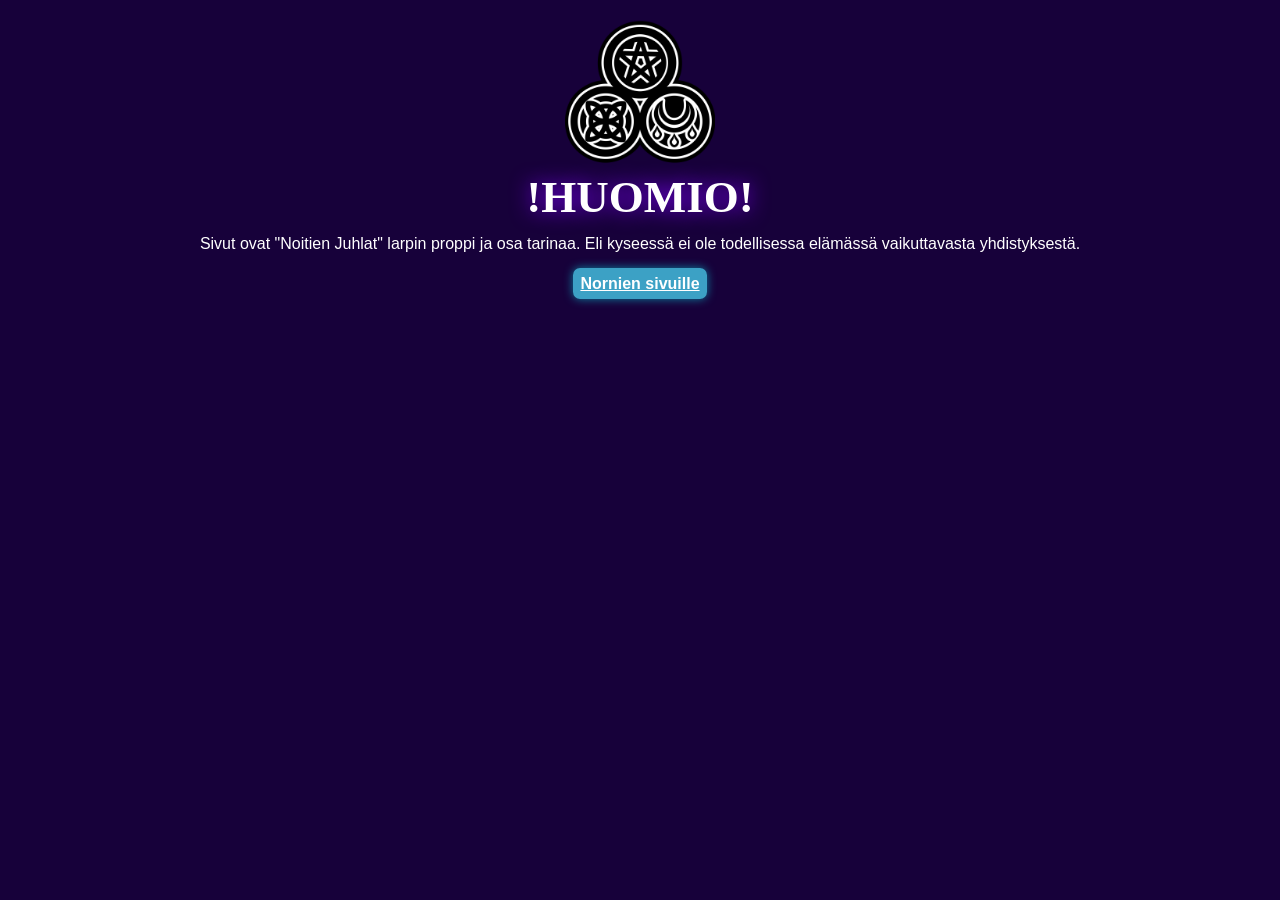
<file: index.html>
<!DOCTYPE html>
<html lang="fi">
<head>
    <meta charset="UTF-8">
    <meta name="viewport" content="width=device-width, initial-scale=1.0">
    <link rel="stylesheet"
      href="https://cdnjs.cloudflare.com/ajax/libs/font-awesome/6.7.2/css/all.min.css">
    <link href="https://cdn.jsdelivr.net/npm/bootstrap@5.3.8/dist/css/bootstrap.min.css" rel="stylesheet">
    <link rel="stylesheet" href="style.css">
    <link rel="stylesheet" href="https://fonts.googleapis.com/css?family=Sofia">
    <link rel="icon" href="img/logo.webp" type="image/webp">
    <title>HUOMIO | Noitien Juhlat</title>
</head>
<body>
    <img src="img/njlogo.png" class="ikuva">
    <section class="index container">
    <h1>!HUOMIO!</h1>
        <p>Sivut ovat "Noitien Juhlat" larpin proppi ja osa tarinaa. Eli kyseessä ei ole todellisessa elämässä vaikuttavasta yhdistyksestä.</p>
        <div class="text-center">
            <a href="kotisivu.html">Nornien sivuille</a>
        </div>
    </section>
</body>
</html>
</file>
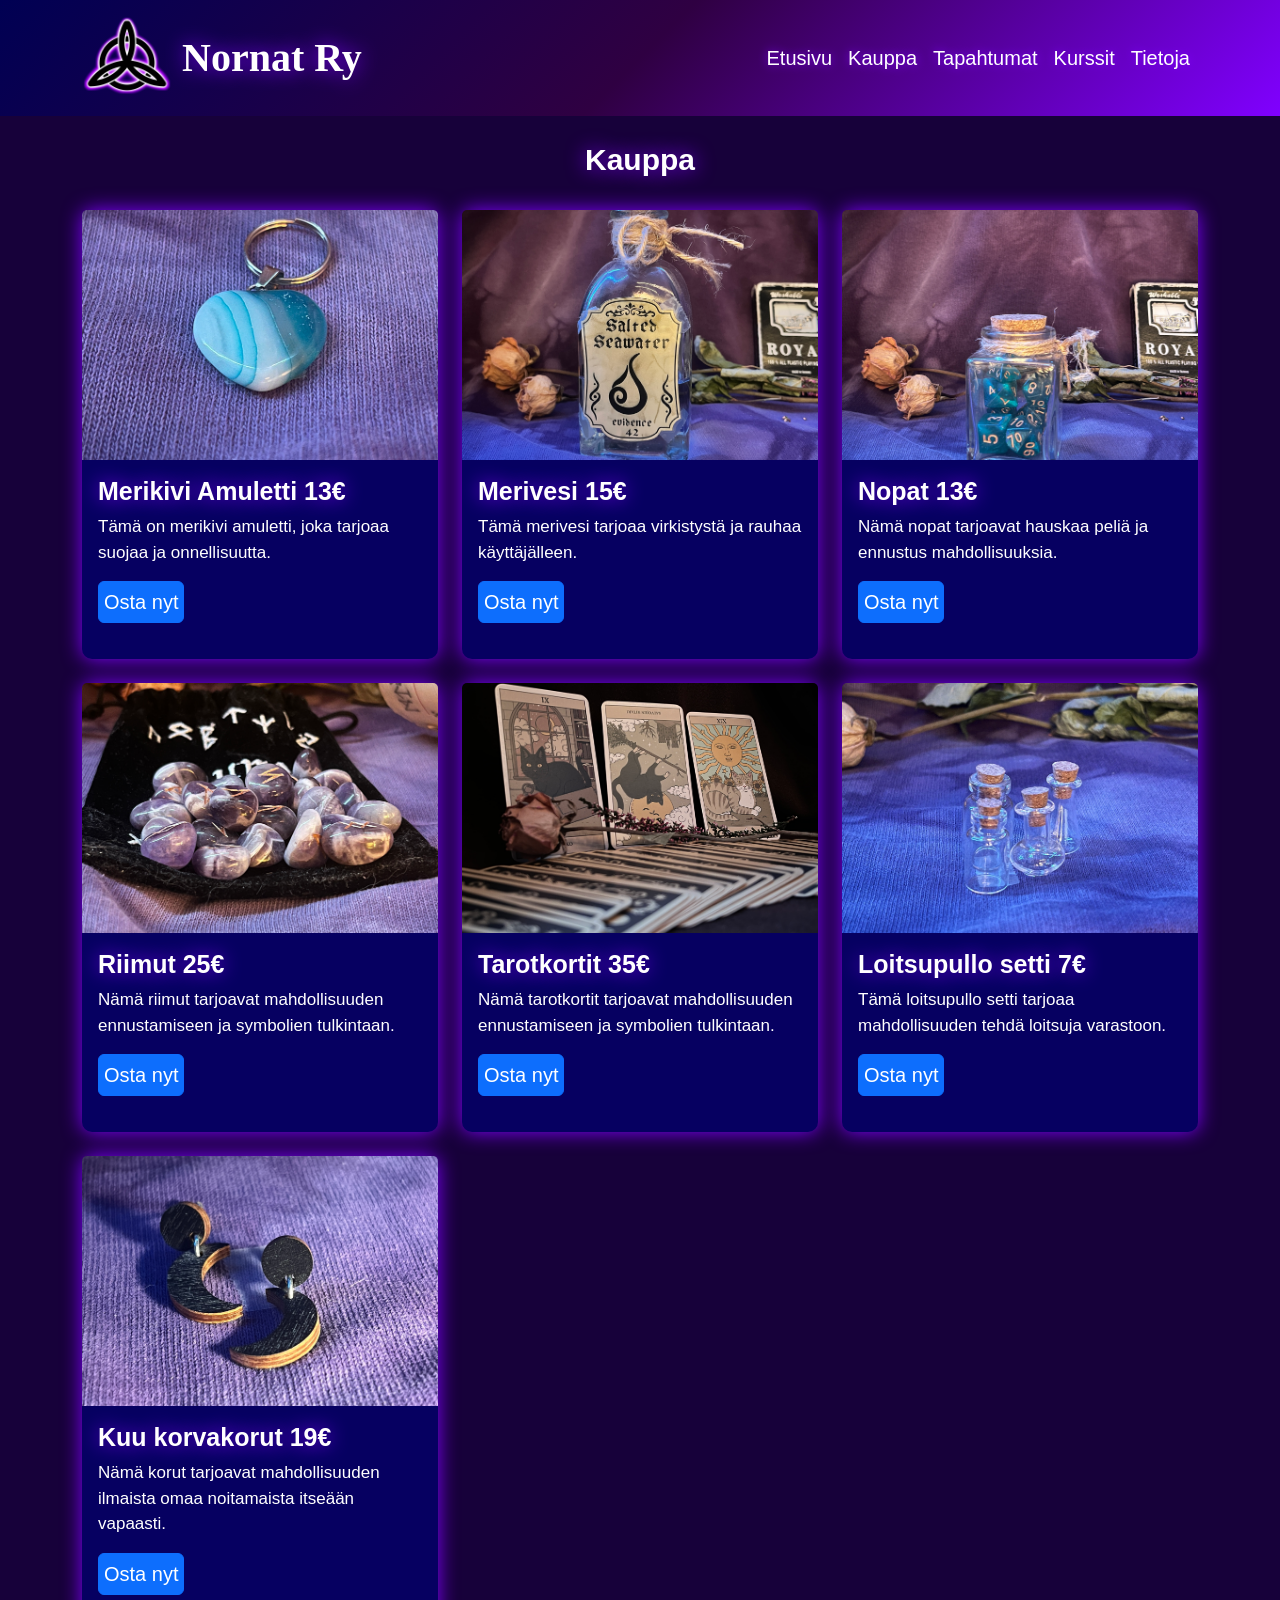
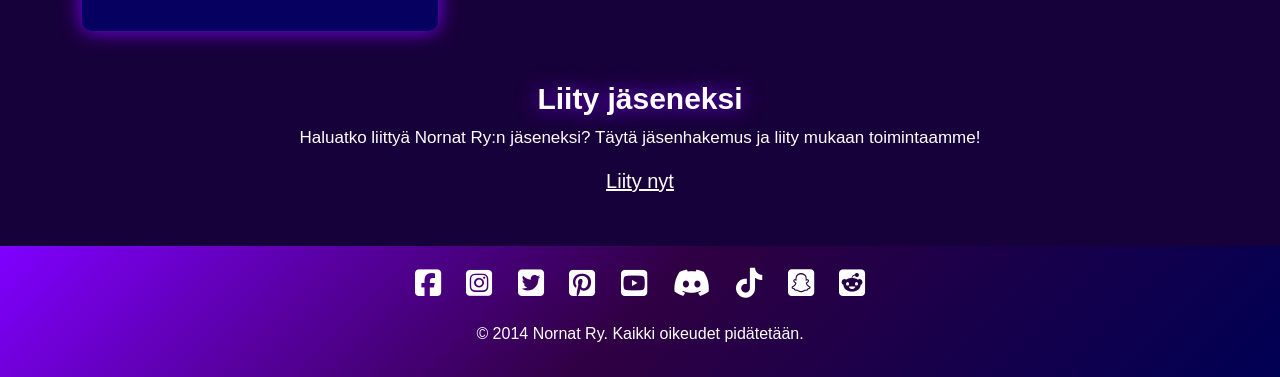
<file: kauppa.html>
<!DOCTYPE html>
<html lang="fi">
<head>
    <meta charset="UTF-8">
    <meta name="viewport" content="width=device-width, initial-scale=1.0">
    <link rel="stylesheet"
      href="https://cdnjs.cloudflare.com/ajax/libs/font-awesome/6.7.2/css/all.min.css">
    <link href="https://cdn.jsdelivr.net/npm/bootstrap@5.3.8/dist/css/bootstrap.min.css" rel="stylesheet">
    <link rel="stylesheet" href="style.css">
    <link rel="stylesheet" href="https://fonts.googleapis.com/css?family=Sofia">
    <link rel="icon" href="img/logo.webp" type="image/webp">
    <title>Kauppa | Nornat Ry</title>
</head>
    <script src="https://cdn.jsdelivr.net/npm/bootstrap@5.3.8/dist/js/bootstrap.bundle.min.js"></script>
<body>
    <header>
        <nav class="navbar navbar-expand-lg navbar-light">
            <div class="container">

                <a class="navbar-brand d-flex align-items-center" href="kotisivu.html">
                    <img src="img/logo.webp" alt="Nornat Ry" class="img-fluid" id="navbarLogo">
                    <span>Nornat Ry</span>
                </a>

                <button class="navbar-toggler" type="button"
                        data-bs-toggle="collapse"
                        data-bs-target="#navbarNav">
                    <span class="navbar-toggler-icon"></span>
                </button>

                <div class="collapse navbar-collapse" id="navbarNav">
                    <ul class="navbar-nav ms-auto">
                        <li class="nav-item">
                            <a class="nav-link" href="kotisivu.html">Etusivu</a>
                        </li>
                        <li class="nav-item">
                            <a class="nav-link" href="kauppa.html">Kauppa</a>
                        </li>
                        <li class="nav-item">
                            <a class="nav-link" href="tapahtumat.html">Tapahtumat</a>
                        </li>
                        <li class="nav-item">
                            <a class="nav-link" href="kurssit.html">Kurssit</a>
                        </li>
                        <li class="nav-item">
                            <a class="nav-link" href="tietoja.html">Tietoja</a>
                        </li>
                    </ul>
                </div>

            </div>
        </nav>
    </header>

    <main>
        <section class="container kauppa">
            <div class="row g-4">
                <h3 class="text-center">Kauppa</h3>
                <div class="col-13 col-md-4">
                    <div class="card h-100">
                        <img src="img/Store/amuletti.jpg" class="card-img-top" alt="Amuletti">
                        <div class="card-body">
                            <h5 class="card-title">Merikivi Amuletti 13€</h5>
                            <p class="card-text">Tämä on merikivi amuletti, joka tarjoaa suojaa ja onnellisuutta.</p>
                            <a href="#" class="btn btn-primary">Osta nyt</a>
                        </div>
                    </div>
                </div>
                <div class="col-13 col-md-4">
                    <div class="card h-100">
                        <img src="img/Store/merivesi.jpg" class="card-img-top" alt="Merivesi">
                        <div class="card-body">
                            <h5 class="card-title">Merivesi 15€</h5>
                            <p class="card-text">Tämä merivesi tarjoaa virkistystä ja rauhaa käyttäjälleen.</p>
                            <a href="#" class="btn btn-primary">Osta nyt</a>
                        </div>
                    </div>
                </div>
                <div class="col-13 col-md-4">
                    <div class="card h-100">
                        <img src="img/Store/nopat.jpg" class="card-img-top" alt="Nopat">
                        <div class="card-body">
                            <h5 class="card-title">Nopat 13€</h5>
                            <p class="card-text">Nämä nopat tarjoavat hauskaa peliä ja ennustus mahdollisuuksia.</p>
                            <a href="#" class="btn btn-primary">Osta nyt</a>
                        </div>
                    </div>
                </div>
                <div class="col-13 col-md-4">
                    <div class="card h-100">
                        <img src="img/Store/riimut.jpg" class="card-img-top" alt="Riimut">
                        <div class="card-body">
                            <h5 class="card-title">Riimut 25€</h5>
                            <p class="card-text">Nämä riimut tarjoavat mahdollisuuden ennustamiseen ja symbolien tulkintaan.</p>
                            <a href="#" class="btn btn-primary">Osta nyt</a>
                        </div>
                    </div>
                </div>
                <div class="col-13 col-md-4">
                    <div class="card h-100">
                        <img src="img/Store/Tarotkortit.jpg" class="card-img-top" alt="Tarotkortit">
                        <div class="card-body">
                            <h5 class="card-title">Tarotkortit 35€</h5>
                            <p class="card-text">Nämä tarotkortit tarjoavat mahdollisuuden ennustamiseen ja symbolien tulkintaan.</p>
                            <a href="#" class="btn btn-primary">Osta nyt</a>
                        </div>
                    </div>
                </div>
                <div class="col-13 col-md-4">
                    <div class="card h-100">
                        <img src="img/Store/pullot.jpg" class="card-img-top" alt="Pullot">
                        <div class="card-body">
                            <h5 class="card-title">Loitsupullo setti 7€</h5>
                            <p class="card-text">Tämä loitsupullo setti tarjoaa mahdollisuuden tehdä loitsuja varastoon.</p>
                            <a href="#" class="btn btn-primary">Osta nyt</a>
                        </div>
                    </div>
                </div>
                <div class="col-13 col-md-4">
                    <div class="card h-100">
                        <img src="img/Store/korut.jpg" class="card-img-top" alt="Korut">
                        <div class="card-body">
                            <h5 class="card-title">Kuu korvakorut 19€</h5>
                            <p class="card-text">Nämä korut tarjoavat mahdollisuuden ilmaista omaa noitamaista itseään vapaasti.</p>
                            <a href="#" class="btn btn-primary">Osta nyt</a>
                        </div>
                    </div>
                </div>
            </div>
        </section>
        <section class="container liity">
            <h3 class="text-center">Liity jäseneksi</h3>
            <p class="lead text-center">Haluatko liittyä Nornat Ry:n jäseneksi? Täytä jäsenhakemus ja liity mukaan toimintaamme!</p>
            <div class="text-center ">
                <a href="https://docs.google.com/forms/d/e/1FAIpQLSeaYj1YGCUKrlkqoxNt3mVAhqM5DCxTwmaYAABrLBtysIFqhw/viewform?usp=dialog" target="_blank">Liity nyt</a>
            </div>
        </section>
    </main>

    <footer>
        <section class="container somet">
            <a href="#" target="_blank" rel="noopener noreferrer" class="some"><i class="fa-brands fa-square-facebook"></i></a>
            <a href="#" target="_blank" rel="noopener noreferrer" class="some"><i class="fa-brands fa-square-instagram"></i></a>
            <a href="#" target="_blank" rel="noopener noreferrer" class="some"><i class="fa-brands fa-square-twitter"></i></a>
            <a href="#" target="_blank" rel="noopener noreferrer" class="some"><i class="fa-brands fa-square-pinterest"></i></a>
            <a href="#" target="_blank" rel="noopener noreferrer" class="some"><i class="fa-brands fa-square-youtube"></i></a>
            <a href="#" target="_blank" rel="noopener noreferrer" class="some"><i class="fa-brands fa-discord"></i></a>
            <a href="#" target="_blank" rel="noopener noreferrer" class="some"><i class="fa-brands fa-tiktok"></i></a>
            <a href="#" target="_blank" rel="noopener noreferrer" class="some"><i class="fa-brands fa-square-snapchat"></i></a>
            <a href="#" target="_blank" rel="noopener noreferrer" class="some"><i class="fa-brands fa-square-reddit"></i></a>
        </section>
        <div class="text-center p-3">
            &copy; 2014 Nornat Ry. Kaikki oikeudet pidätetään.
        </div>
    </footer>
</body>
</html>
</file>
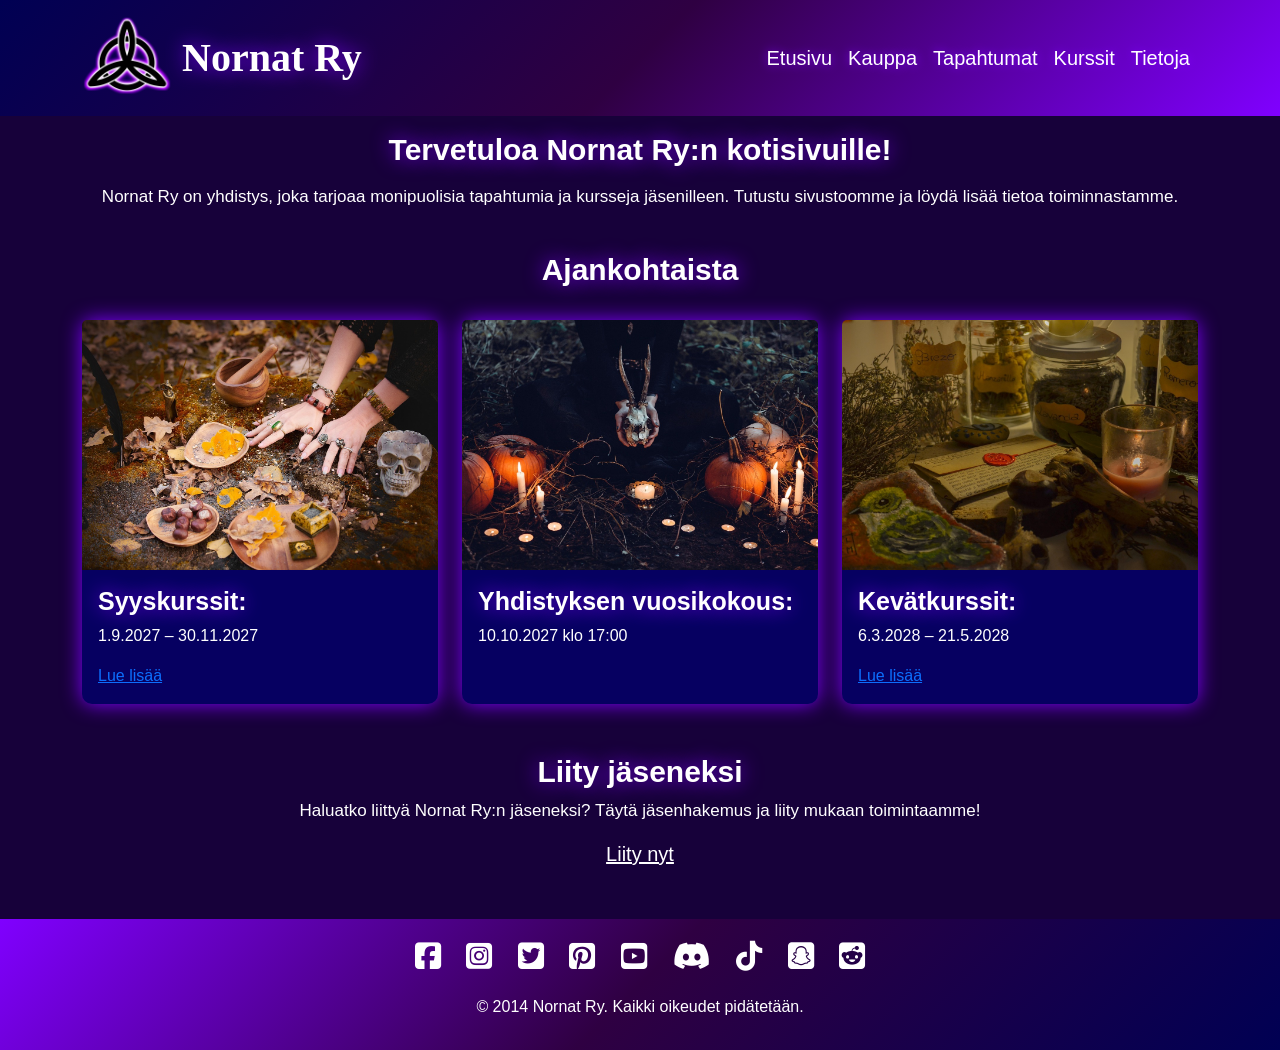
<file: kotisivu.html>
<!DOCTYPE html>
<html lang="fi">
<head>
    <meta charset="UTF-8">
    <meta name="viewport" content="width=device-width, initial-scale=1.0">
    <link rel="stylesheet"
      href="https://cdnjs.cloudflare.com/ajax/libs/font-awesome/6.7.2/css/all.min.css">
    <link href="https://cdn.jsdelivr.net/npm/bootstrap@5.3.8/dist/css/bootstrap.min.css" rel="stylesheet">
    <link rel="stylesheet" href="style.css">
    <link rel="stylesheet" href="https://fonts.googleapis.com/css?family=Sofia">
    <link rel="icon" href="img/logo.webp" type="image/webp">
    <title>Kotisivu | Nornat Ry</title>
</head>
    <script src="https://cdn.jsdelivr.net/npm/bootstrap@5.3.8/dist/js/bootstrap.bundle.min.js"></script>
<body>
    <header>
        <nav class="navbar navbar-expand-lg navbar-light">
            <div class="container">

                <a class="navbar-brand d-flex align-items-center" href="kotisivu.html">
                    <img src="img/logo.webp" alt="Nornat Ry" class="img-fluid" id="navbarLogo">
                    <span>Nornat Ry</span>
                </a>

                <button class="navbar-toggler" type="button"
                        data-bs-toggle="collapse"
                        data-bs-target="#navbarNav">
                    <span class="navbar-toggler-icon"></span>
                </button>

                <div class="collapse navbar-collapse" id="navbarNav">
                    <ul class="navbar-nav ms-auto">
                        <li class="nav-item">
                            <a class="nav-link" href="kotisivu.html">Etusivu</a>
                        </li>
                        <li class="nav-item">
                            <a class="nav-link" href="kauppa.html">Kauppa</a>
                        </li>
                        <li class="nav-item">
                            <a class="nav-link" href="tapahtumat.html">Tapahtumat</a>
                        </li>
                        <li class="nav-item">
                            <a class="nav-link" href="kurssit.html">Kurssit</a>
                        </li>
                        <li class="nav-item">
                            <a class="nav-link" href="tietoja.html">Tietoja</a>
                        </li>
                    </ul>
                </div>

            </div>
        </nav>
    </header>

    <main>
        <section class="container esittely">
            <h1 class="text-center my-3">Tervetuloa Nornat Ry:n kotisivuille!</h1>
            <p class="lead text-center">Nornat Ry on yhdistys, joka tarjoaa monipuolisia tapahtumia ja kursseja jäsenilleen. Tutustu sivustoomme ja löydä lisää tietoa toiminnastamme.</p>
        </section>
    
        <section class="container kurssit">
            <div class="row g-4">
                <h3 class="text-center">Ajankohtaista</h3>
                <div class="col-13 col-md-4">
                    <div class="card h-100">
                        <img src="img/syyskurssit.jpeg" class="card-img-top" alt="Syyskurssit">
                        <div class="card-body">
                            <h5 class="card-title">Syyskurssit:</h5>
                            <p class="card-text">
                                1.9.2027 – 30.11.2027</p>
                            <a href="kurssit.html">Lue lisää</a>
                        </div>
                    </div>
                </div>

                <div class="col-13 col-md-4">
                    <div class="card h-100">
                        <img src="img/vuosikokous.jpeg" class="card-img-top" alt="Yhdistyksen vuosikokous">
                        <div class="card-body">
                            <h5 class="card-title">Yhdistyksen vuosikokous:</h5>
                            <p class="card-text">
                                10.10.2027 klo 17:00
                            </p>
                        </div>
                    </div>
                </div>

                <div class="col-13 col-md-4">
                    <div class="card h-100">
                        <img src="img/kevätkurssit.jpeg" class="card-img-top" alt="Kevätkurssit">
                        <div class="card-body">
                            <h5 class="card-title">Kevätkurssit:</h5>
                            <p class="card-text">
                               6.3.2028 – 21.5.2028
                            </p>
                            <a href="kurssit.html">Lue lisää</a>
                        </div>
                    </div>
                </div>
            </div>
        </section>

        <section class="container liity">
            <h3 class="text-center">Liity jäseneksi</h3>
            <p class="lead text-center">Haluatko liittyä Nornat Ry:n jäseneksi? Täytä jäsenhakemus ja liity mukaan toimintaamme!</p>
            <div class="text-center ">
                <a href="https://docs.google.com/forms/d/e/1FAIpQLSeaYj1YGCUKrlkqoxNt3mVAhqM5DCxTwmaYAABrLBtysIFqhw/viewform?usp=dialog" target="_blank">Liity nyt</a>
            </div>
        </section>
    </main>

    <footer>
        <section class="container somet">
            <a href="#" target="_blank" rel="noopener noreferrer" class="some"><i class="fa-brands fa-square-facebook"></i></a>
            <a href="#" target="_blank" rel="noopener noreferrer" class="some"><i class="fa-brands fa-square-instagram"></i></a>
            <a href="#" target="_blank" rel="noopener noreferrer" class="some"><i class="fa-brands fa-square-twitter"></i></a>
            <a href="#" target="_blank" rel="noopener noreferrer" class="some"><i class="fa-brands fa-square-pinterest"></i></a>
            <a href="#" target="_blank" rel="noopener noreferrer" class="some"><i class="fa-brands fa-square-youtube"></i></a>
            <a href="#" target="_blank" rel="noopener noreferrer" class="some"><i class="fa-brands fa-discord"></i></a>
            <a href="#" target="_blank" rel="noopener noreferrer" class="some"><i class="fa-brands fa-tiktok"></i></a>
            <a href="#" target="_blank" rel="noopener noreferrer" class="some"><i class="fa-brands fa-square-snapchat"></i></a>
            <a href="#" target="_blank" rel="noopener noreferrer" class="some"><i class="fa-brands fa-square-reddit"></i></a>
        </section>
        <div class="text-center p-3">
            &copy; 2014 Nornat Ry. Kaikki oikeudet pidätetään.
        </div>
    </footer>
</body>
</html>
</file>
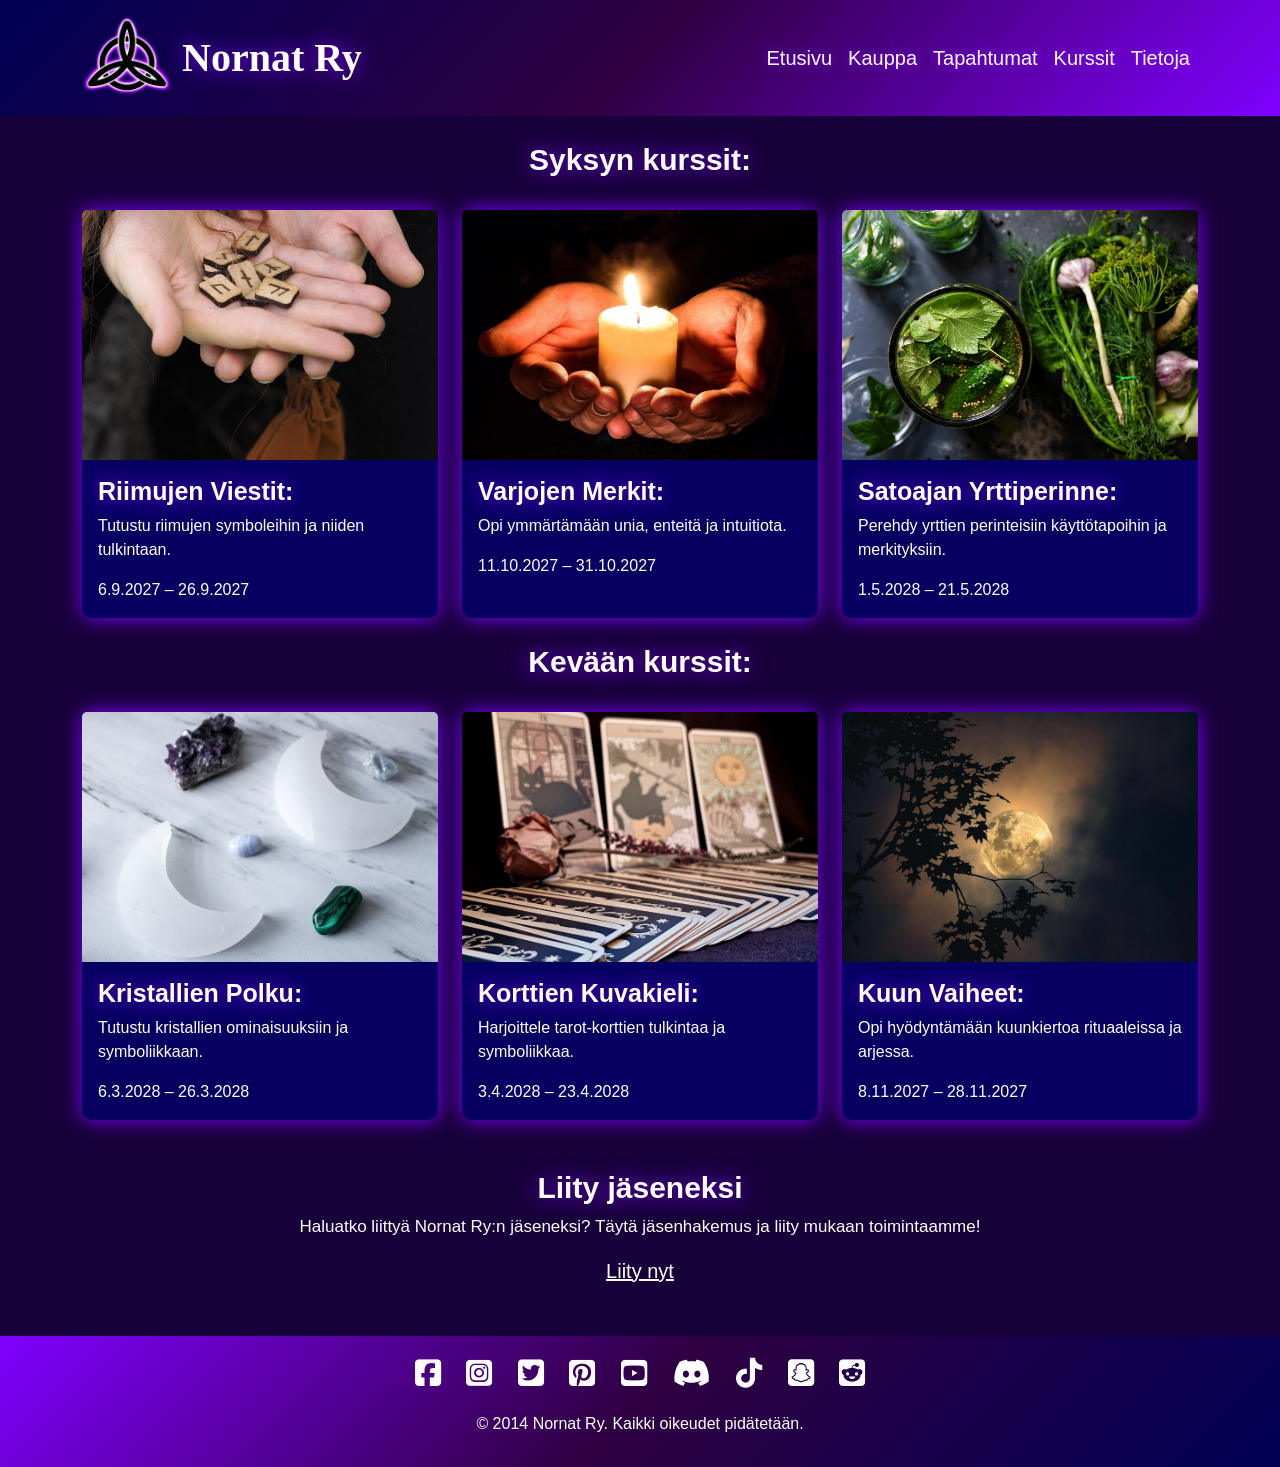
<file: kurssit.html>
<!DOCTYPE html>
<html lang="fi">
<head>
    <meta charset="UTF-8">
    <meta name="viewport" content="width=device-width, initial-scale=1.0">
    <link rel="stylesheet"
      href="https://cdnjs.cloudflare.com/ajax/libs/font-awesome/6.7.2/css/all.min.css">
    <link href="https://cdn.jsdelivr.net/npm/bootstrap@5.3.8/dist/css/bootstrap.min.css" rel="stylesheet">
    <link rel="stylesheet" href="style.css">
    <link rel="stylesheet" href="https://fonts.googleapis.com/css?family=Sofia">
    <link rel="icon" href="img/logo.webp" type="image/webp">
    <title>Kurssit | Nornat Ry</title>
</head>
    <script src="https://cdn.jsdelivr.net/npm/bootstrap@5.3.8/dist/js/bootstrap.bundle.min.js"></script>
<body>
    <header>
        <nav class="navbar navbar-expand-lg navbar-light">
            <div class="container">

                <a class="navbar-brand d-flex align-items-center" href="kotisivu.html">
                    <img src="img/logo.webp" alt="Nornat Ry" class="img-fluid" id="navbarLogo">
                    <span>Nornat Ry</span>
                </a>

                <button class="navbar-toggler" type="button"
                        data-bs-toggle="collapse"
                        data-bs-target="#navbarNav">
                    <span class="navbar-toggler-icon"></span>
                </button>

                <div class="collapse navbar-collapse" id="navbarNav">
                    <ul class="navbar-nav ms-auto">
                        <li class="nav-item">
                            <a class="nav-link" href="kotisivu.html">Etusivu</a>
                        </li>
                        <li class="nav-item">
                            <a class="nav-link" href="kauppa.html">Kauppa</a>
                        </li>
                        <li class="nav-item">
                            <a class="nav-link" href="tapahtumat.html">Tapahtumat</a>
                        </li>
                        <li class="nav-item">
                            <a class="nav-link" href="kurssit.html">Kurssit</a>
                        </li>
                        <li class="nav-item">
                            <a class="nav-link" href="tietoja.html">Tietoja</a>
                        </li>
                    </ul>
                </div>

            </div>
        </nav>
    </header>

    <main>
         <section class="container kurssit">
            <div class="row g-4">
                <h3 class="text-center">Syksyn kurssit:</h3>
                <div class="col-13 col-md-4">
                    <div class="card h-100">
                        <img src="img/riimut.jpeg" class="card-img-top" alt="Riimujen Viestit">
                        <div class="card-body">
                            <h5 class="card-title">Riimujen Viestit:</h5>
                            <p class="card-text">Tutustu riimujen symboleihin ja niiden tulkintaan.</p>
                            <p class="card-text">
                                6.9.2027 – 26.9.2027</p>
                        </div>
                    </div>
                </div>

                <div class="col-13 col-md-4">
                    <div class="card h-100">
                        <img src="img/varjot.jpg" class="card-img-top" alt="varjojen merkit">
                        <div class="card-body">
                            <h5 class="card-title">Varjojen Merkit:</h5>
                            <p class="card-text">Opi ymmärtämään unia, enteitä ja intuitiota.</p>
                            <p class="card-text">
                               11.10.2027 – 31.10.2027
                            </p>
                            
                        </div>
                    </div>
                </div>

                <div class="col-13 col-md-4">
                    <div class="card h-100">
                        <img src="img/yrtit.jpg" class="card-img-top" alt="Yrttiperinne">
                        <div class="card-body">
                            <h5 class="card-title">Satoajan Yrttiperinne:</h5>
                            <p class="card-text">Perehdy yrttien perinteisiin käyttötapoihin ja merkityksiin.</p>
                            <p class="card-text">
                                1.5.2028 – 21.5.2028
                            </p>
                        </div>
                    </div>
                </div>

            </div>

        </section>

        <section class="container kurssit">
            <div class="row g-4">
                <h3 class="text-center">Kevään kurssit:</h3>
                <div class="col-13 col-md-4">
                    <div class="card h-100">
                        <img src="img/kristallit.jpg" class="card-img-top" alt="Kristallien polku">
                        <div class="card-body">
                            <h5 class="card-title">Kristallien Polku:</h5>
                            <p class="card-text">Tutustu kristallien ominaisuuksiin ja symboliikkaan.</p>
                            <p class="card-text">
                                6.3.2028 – 26.3.2028</p>
                        </div>
                    </div>
                </div>

                <div class="col-13 col-md-4">
                    <div class="card h-100">
                        <img src="img/kortit.jpg" class="card-img-top" alt="Korttien kuvakieli">
                        <div class="card-body">
                            <h5 class="card-title">Korttien Kuvakieli:</h5>
                            <p class="card-text">Harjoittele tarot-korttien tulkintaa ja symboliikkaa.</p>
                            <p class="card-text">
                               3.4.2028 – 23.4.2028
                            </p>
                            
                        </div>
                    </div>
                </div>

                <div class="col-13 col-md-4">
                    <div class="card h-100">
                        <img src="img/kuunvaiheet.jpg" class="card-img-top" alt="Kuun vaiheet">
                        <div class="card-body">
                            <h5 class="card-title">Kuun Vaiheet:</h5>
                            <p class="card-text">Opi hyödyntämään kuunkiertoa rituaaleissa ja arjessa.</p>
                            <p class="card-text">
                                8.11.2027 – 28.11.2027
                            </p>
                        </div>
                    </div>
                </div>

            </div>

        </section>

        <section class="container liity">
            <h3 class="text-center">Liity jäseneksi</h3>
            <p class="lead text-center">Haluatko liittyä Nornat Ry:n jäseneksi? Täytä jäsenhakemus ja liity mukaan toimintaamme!</p>
            <div class="text-center ">
                <a href="https://docs.google.com/forms/d/e/1FAIpQLSeaYj1YGCUKrlkqoxNt3mVAhqM5DCxTwmaYAABrLBtysIFqhw/viewform?usp=dialog" target="_blank">Liity nyt</a>
            </div>
        </section>
    </main>

    <footer>
        <section class="container somet">
            <a href="#" target="_blank" rel="noopener noreferrer" class="some"><i class="fa-brands fa-square-facebook"></i></a>
            <a href="#" target="_blank" rel="noopener noreferrer" class="some"><i class="fa-brands fa-square-instagram"></i></a>
            <a href="#" target="_blank" rel="noopener noreferrer" class="some"><i class="fa-brands fa-square-twitter"></i></a>
            <a href="#" target="_blank" rel="noopener noreferrer" class="some"><i class="fa-brands fa-square-pinterest"></i></a>
            <a href="#" target="_blank" rel="noopener noreferrer" class="some"><i class="fa-brands fa-square-youtube"></i></a>
            <a href="#" target="_blank" rel="noopener noreferrer" class="some"><i class="fa-brands fa-discord"></i></a>
            <a href="#" target="_blank" rel="noopener noreferrer" class="some"><i class="fa-brands fa-tiktok"></i></a>
            <a href="#" target="_blank" rel="noopener noreferrer" class="some"><i class="fa-brands fa-square-snapchat"></i></a>
            <a href="#" target="_blank" rel="noopener noreferrer" class="some"><i class="fa-brands fa-square-reddit"></i></a>
        </section>
        <div class="text-center p-3">
            &copy; 2014 Nornat Ry. Kaikki oikeudet pidätetään.
        </div>
    </footer>
</body>
</html>
</file>
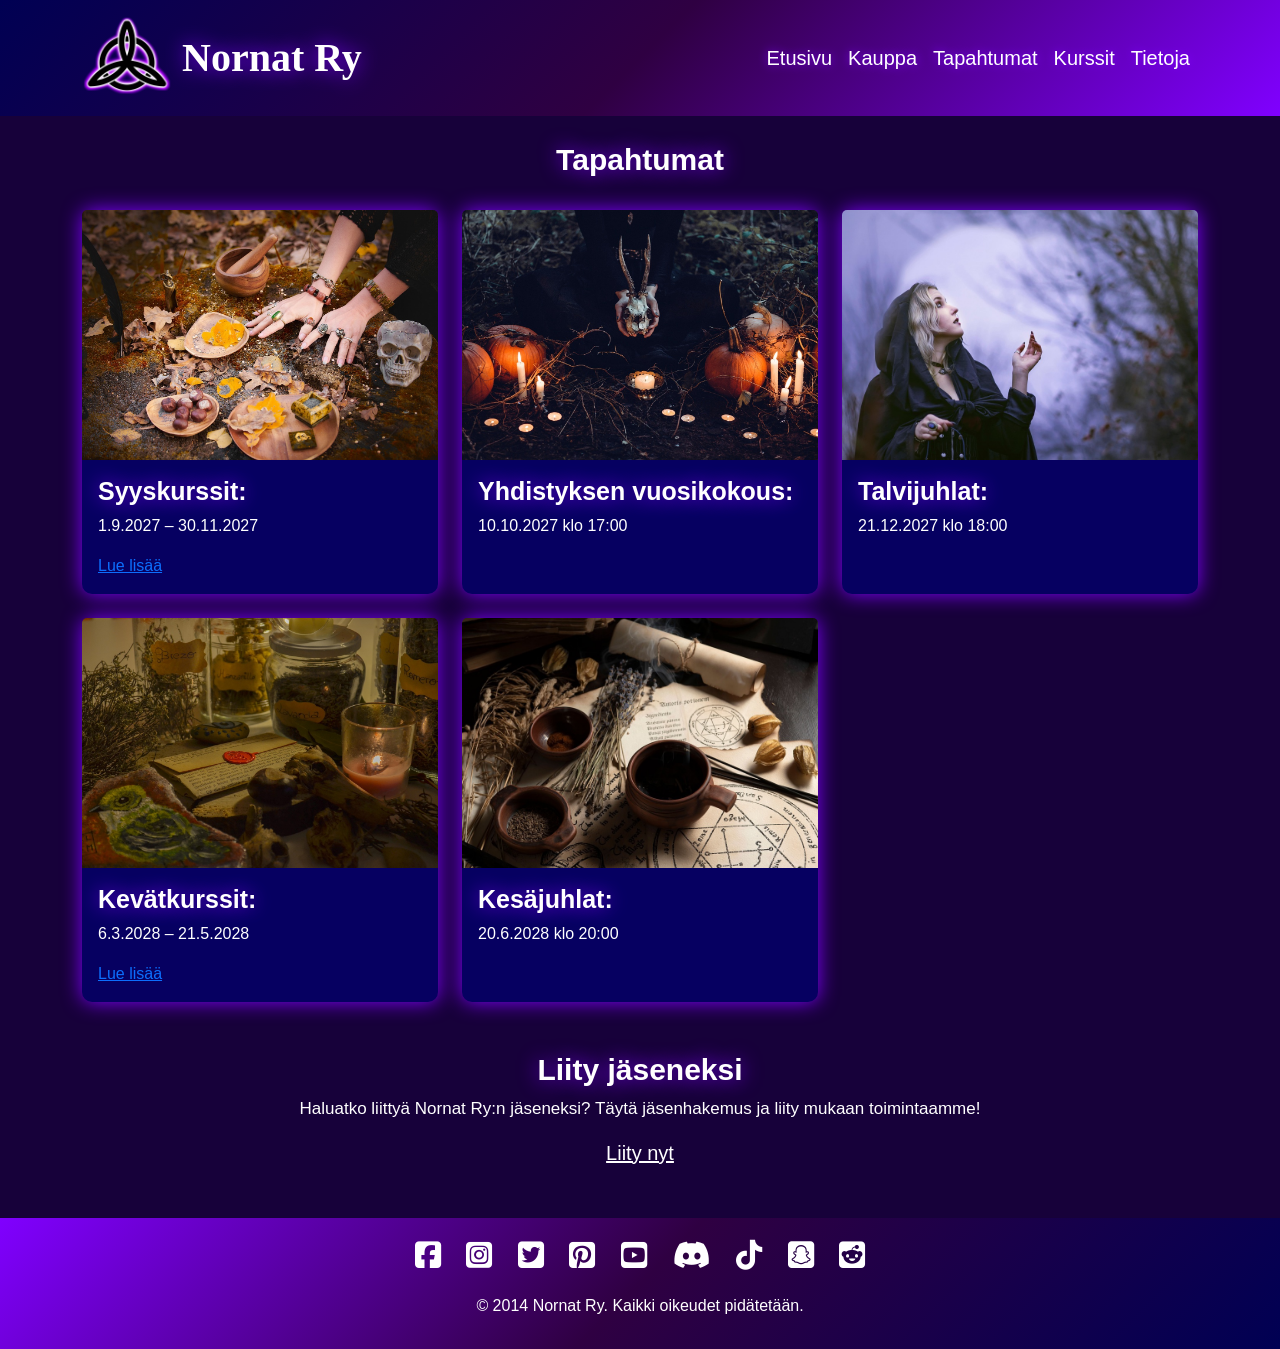
<file: tapahtumat.html>
<!DOCTYPE html>
<html lang="fi">
<head>
    <meta charset="UTF-8">
    <meta name="viewport" content="width=device-width, initial-scale=1.0">
    <link rel="stylesheet"
      href="https://cdnjs.cloudflare.com/ajax/libs/font-awesome/6.7.2/css/all.min.css">
    <link href="https://cdn.jsdelivr.net/npm/bootstrap@5.3.8/dist/css/bootstrap.min.css" rel="stylesheet">
    <link rel="stylesheet" href="style.css">
    <link rel="stylesheet" href="https://fonts.googleapis.com/css?family=Sofia">
    <link rel="icon" href="img/logo.webp" type="image/webp">
    <title>Tapahtumat | Nornat Ry</title>
</head>
    <script src="https://cdn.jsdelivr.net/npm/bootstrap@5.3.8/dist/js/bootstrap.bundle.min.js"></script>
<body>
    <header>
        <nav class="navbar navbar-expand-lg navbar-light">
            <div class="container">

                <a class="navbar-brand d-flex align-items-center" href="kotisivu.html">
                    <img src="img/logo.webp" alt="Nornat Ry" class="img-fluid" id="navbarLogo">
                    <span>Nornat Ry</span>
                </a>

                <button class="navbar-toggler" type="button"
                        data-bs-toggle="collapse"
                        data-bs-target="#navbarNav">
                    <span class="navbar-toggler-icon"></span>
                </button>

                <div class="collapse navbar-collapse" id="navbarNav">
                    <ul class="navbar-nav ms-auto">
                        <li class="nav-item">
                            <a class="nav-link" href="kotisivu.html">Etusivu</a>
                        </li>
                        <li class="nav-item">
                            <a class="nav-link" href="kauppa.html">Kauppa</a>
                        </li>
                        <li class="nav-item">
                            <a class="nav-link" href="tapahtumat.html">Tapahtumat</a>
                        </li>
                        <li class="nav-item">
                            <a class="nav-link" href="kurssit.html">Kurssit</a>
                        </li>
                        <li class="nav-item">
                            <a class="nav-link" href="tietoja.html">Tietoja</a>
                        </li>
                    </ul>
                </div>

            </div>
        </nav>
    </header>

    <main>
         <section class="container kurssit">
            <div class="row g-4">
                <h3 class="text-center">Tapahtumat</h3>
                <div class="col-13 col-md-4">
                    <div class="card h-100">
                        <img src="img/syyskurssit.jpeg" class="card-img-top" alt="Syyskurssit">
                        <div class="card-body">
                            <h5 class="card-title">Syyskurssit:</h5>
                            <p class="card-text">
                                1.9.2027 – 30.11.2027</p>
                            <a href="kurssit.html">Lue lisää</a>
                        </div>
                    </div>
                </div>

                <div class="col-13 col-md-4">
                    <div class="card h-100">
                        <img src="img/vuosikokous.jpeg" class="card-img-top" alt="Yhdistyksen vuosikokous">
                        <div class="card-body">
                            <h5 class="card-title">Yhdistyksen vuosikokous:</h5>
                            <p class="card-text">
                                10.10.2027 klo 17:00
                            </p>
                        </div>
                    </div>
                </div>

                <div class="col-13 col-md-4">
                    <div class="card h-100">
                        <img src="img/talvijuhlat.jpeg" class="card-img-top" alt="Talvijuhlat">
                        <div class="card-body">
                            <h5 class="card-title">Talvijuhlat:</h5>
                            <p class="card-text">
                                21.12.2027 klo 18:00
                            </p>
                        </div>
                    </div>
                </div>

                <div class="col-13 col-md-4">
                    <div class="card h-100">
                        <img src="img/kevätkurssit.jpeg" class="card-img-top" alt="Kevätkurssit">
                        <div class="card-body">
                            <h5 class="card-title">Kevätkurssit:</h5>
                            <p class="card-text">
                               6.3.2028 – 21.5.2028
                            </p>
                            <a href="kurssit.html">Lue lisää</a>
                        </div>
                    </div>
                </div>

                <div class="col-13 col-md-4">
                    <div class="card h-100">
                        <img src="img/kesäjuhlat.jpeg" class="card-img-top" alt="Kesäjuhlat">
                        <div class="card-body">
                            <h5 class="card-title">Kesäjuhlat:</h5>
                            <p class="card-text">
                                20.6.2028 klo 20:00
                            </p>
                        </div>
                    </div>
                </div>

            </div>

        </section>

        <section class="container liity">
            <h3 class="text-center">Liity jäseneksi</h3>
            <p class="lead text-center">Haluatko liittyä Nornat Ry:n jäseneksi? Täytä jäsenhakemus ja liity mukaan toimintaamme!</p>
            <div class="text-center ">
                <a href="https://docs.google.com/forms/d/e/1FAIpQLSeaYj1YGCUKrlkqoxNt3mVAhqM5DCxTwmaYAABrLBtysIFqhw/viewform?usp=dialog" target="_blank">Liity nyt</a>
            </div>
        </section>
    </main>

    <footer>
        <section class="container somet">
            <a href="#" target="_blank" rel="noopener noreferrer" class="some"><i class="fa-brands fa-square-facebook"></i></a>
            <a href="#" target="_blank" rel="noopener noreferrer" class="some"><i class="fa-brands fa-square-instagram"></i></a>
            <a href="#" target="_blank" rel="noopener noreferrer" class="some"><i class="fa-brands fa-square-twitter"></i></a>
            <a href="#" target="_blank" rel="noopener noreferrer" class="some"><i class="fa-brands fa-square-pinterest"></i></a>
            <a href="#" target="_blank" rel="noopener noreferrer" class="some"><i class="fa-brands fa-square-youtube"></i></a>
            <a href="#" target="_blank" rel="noopener noreferrer" class="some"><i class="fa-brands fa-discord"></i></a>
            <a href="#" target="_blank" rel="noopener noreferrer" class="some"><i class="fa-brands fa-tiktok"></i></a>
            <a href="#" target="_blank" rel="noopener noreferrer" class="some"><i class="fa-brands fa-square-snapchat"></i></a>
            <a href="#" target="_blank" rel="noopener noreferrer" class="some"><i class="fa-brands fa-square-reddit"></i></a>
        </section>
        <div class="text-center p-3">
            &copy; 2014 Nornat Ry. Kaikki oikeudet pidätetään.
        </div>
    </footer>
</body>
</html>
</file>
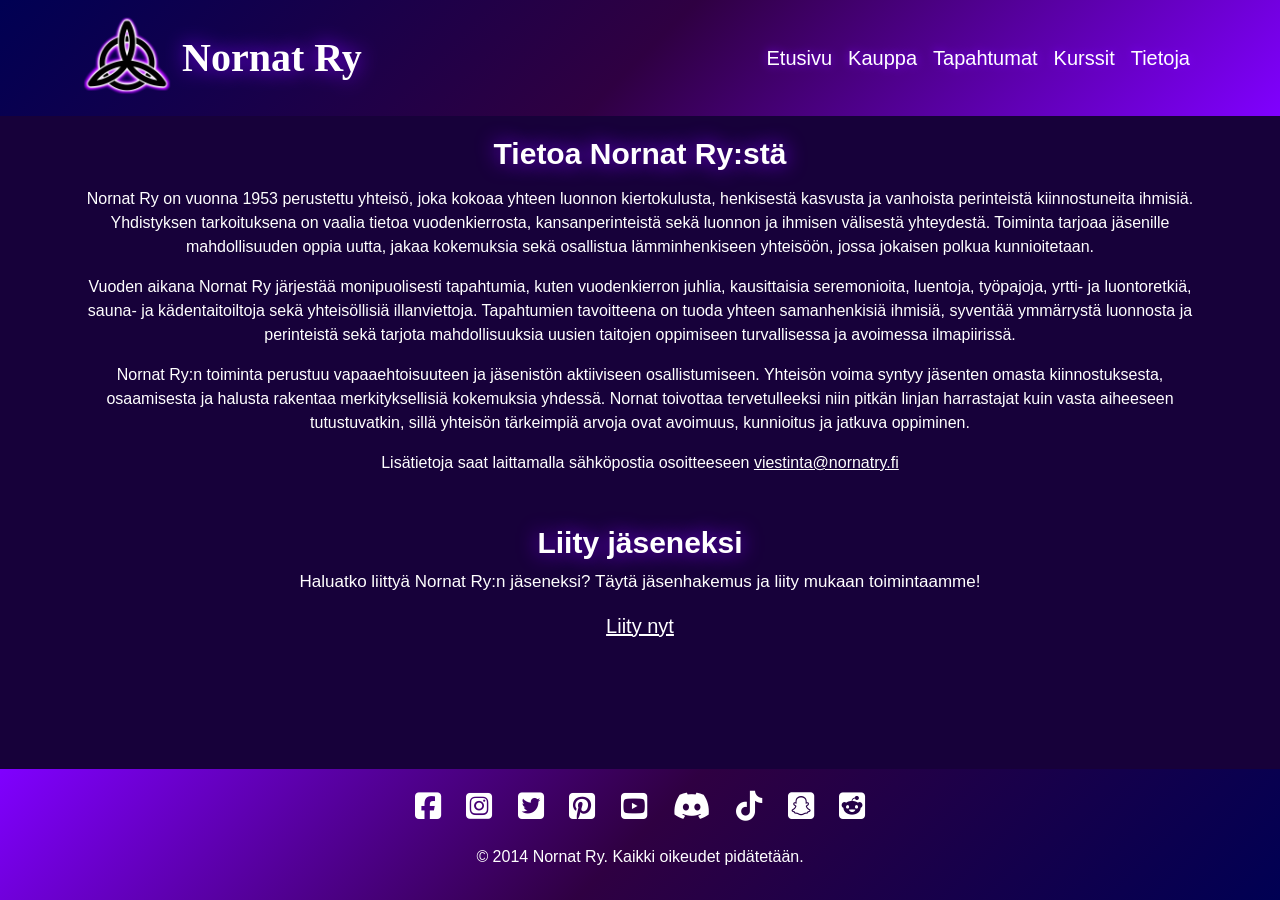
<file: tietoja.html>
<!DOCTYPE html>
<html lang="fi">
<head>
    <meta charset="UTF-8">
    <meta name="viewport" content="width=device-width, initial-scale=1.0">
    <link rel="stylesheet"
      href="https://cdnjs.cloudflare.com/ajax/libs/font-awesome/6.7.2/css/all.min.css">
    <link href="https://cdn.jsdelivr.net/npm/bootstrap@5.3.8/dist/css/bootstrap.min.css" rel="stylesheet">
    <link rel="stylesheet" href="style.css">
    <link rel="stylesheet" href="https://fonts.googleapis.com/css?family=Sofia">
    <link rel="icon" href="img/logo.webp" type="image/webp">
    <title>Tietoja | Nornat Ry</title>
</head>
    <script src="https://cdn.jsdelivr.net/npm/bootstrap@5.3.8/dist/js/bootstrap.bundle.min.js"></script>
<body>
    <header>
        <nav class="navbar navbar-expand-lg navbar-light">
            <div class="container">

                <a class="navbar-brand d-flex align-items-center" href="kotisivu.html">
                    <img src="img/logo.webp" alt="Nornat Ry" class="img-fluid" id="navbarLogo">
                    <span>Nornat Ry</span>
                </a>

                <button class="navbar-toggler" type="button"
                        data-bs-toggle="collapse"
                        data-bs-target="#navbarNav">
                    <span class="navbar-toggler-icon"></span>
                </button>

                <div class="collapse navbar-collapse" id="navbarNav">
                    <ul class="navbar-nav ms-auto">
                        <li class="nav-item">
                            <a class="nav-link" href="kotisivu.html">Etusivu</a>
                        </li>
                        <li class="nav-item">
                            <a class="nav-link" href="kauppa.html">Kauppa</a>
                        </li>
                        <li class="nav-item">
                            <a class="nav-link" href="tapahtumat.html">Tapahtumat</a>
                        </li>
                        <li class="nav-item">
                            <a class="nav-link" href="kurssit.html">Kurssit</a>
                        </li>
                        <li class="nav-item">
                            <a class="nav-link" href="tietoja.html">Tietoja</a>
                        </li>
                    </ul>
                </div>

            </div>
        </nav>
    </header>

    <main>
        <section id="tietoja" class="container">
            <h2>Tietoa Nornat Ry:stä</h2>
            <p>
                Nornat Ry on vuonna 1953 perustettu yhteisö, joka kokoaa yhteen luonnon kiertokulusta,
                henkisestä kasvusta ja vanhoista perinteistä kiinnostuneita ihmisiä.
                Yhdistyksen tarkoituksena on vaalia tietoa vuodenkierrosta, kansanperinteistä
                sekä luonnon ja ihmisen välisestä yhteydestä. Toiminta tarjoaa jäsenille
                mahdollisuuden oppia uutta, jakaa kokemuksia sekä osallistua lämminhenkiseen
                yhteisöön, jossa jokaisen polkua kunnioitetaan.
            </p>

            <p>
                Vuoden aikana Nornat Ry järjestää monipuolisesti tapahtumia, kuten vuodenkierron
                juhlia, kausittaisia seremonioita, luentoja, työpajoja, yrtti- ja luontoretkiä, sauna- ja
                kädentaitoiltoja sekä yhteisöllisiä illanviettoja. Tapahtumien tavoitteena on tuoda
                yhteen samanhenkisiä ihmisiä, syventää ymmärrystä luonnosta ja perinteistä sekä
                tarjota mahdollisuuksia uusien taitojen oppimiseen turvallisessa ja avoimessa ilmapiirissä.
            </p>

            <p>
                Nornat Ry:n toiminta perustuu vapaaehtoisuuteen ja jäsenistön aktiiviseen
                osallistumiseen. Yhteisön voima syntyy jäsenten omasta kiinnostuksesta, osaamisesta
                ja halusta rakentaa merkityksellisiä kokemuksia yhdessä.
                Nornat toivottaa tervetulleeksi niin pitkän linjan harrastajat kuin vasta aiheeseen
                tutustuvatkin, sillä yhteisön tärkeimpiä arvoja ovat avoimuus, kunnioitus ja jatkuva oppiminen.
            </p>

            <p>
                Lisätietoja saat laittamalla sähköpostia osoitteeseen <a class="sposti">viestinta@nornatry.fi</a>
            </p>
        </section>

        <section class="container liity">
            <h3 class="text-center">Liity jäseneksi</h3>
            <p class="lead text-center">Haluatko liittyä Nornat Ry:n jäseneksi? Täytä jäsenhakemus ja liity mukaan toimintaamme!</p>
            <div class="text-center ">
                <a href="https://docs.google.com/forms/d/e/1FAIpQLSeaYj1YGCUKrlkqoxNt3mVAhqM5DCxTwmaYAABrLBtysIFqhw/viewform?usp=dialog" target="_blank">Liity nyt</a>
            </div>
        </section>
    </main>

    <footer>
        <section class="container somet">
            <a href="#" target="_blank" rel="noopener noreferrer" class="some"><i class="fa-brands fa-square-facebook"></i></a>
            <a href="#" target="_blank" rel="noopener noreferrer" class="some"><i class="fa-brands fa-square-instagram"></i></a>
            <a href="#" target="_blank" rel="noopener noreferrer" class="some"><i class="fa-brands fa-square-twitter"></i></a>
            <a href="#" target="_blank" rel="noopener noreferrer" class="some"><i class="fa-brands fa-square-pinterest"></i></a>
            <a href="#" target="_blank" rel="noopener noreferrer" class="some"><i class="fa-brands fa-square-youtube"></i></a>
            <a href="#" target="_blank" rel="noopener noreferrer" class="some"><i class="fa-brands fa-discord"></i></a>
            <a href="#" target="_blank" rel="noopener noreferrer" class="some"><i class="fa-brands fa-tiktok"></i></a>
            <a href="#" target="_blank" rel="noopener noreferrer" class="some"><i class="fa-brands fa-square-snapchat"></i></a>
            <a href="#" target="_blank" rel="noopener noreferrer" class="some"><i class="fa-brands fa-square-reddit"></i></a>
        </section>
        <div class="text-center p-3">
            &copy; 2014 Nornat Ry. Kaikki oikeudet pidätetään.
        </div>
    </footer>
</body>
</html>
</file>
<file: style.css>
/*=============
Esivamistelu
=============*/

:root {
    --tausta: #17013a;
    --violetti: #2f0042;
    --sininen: #000053;
    --kortti-tausta: #060061;
    --neon: #4ce4ffb4;
    --neon-varjo: rgba(0, 255, 255, 0.5);
    --violetti-hehku: rgb(128, 0, 255);
    --valkoinen: #ffffff;
}

* {
    font-family: arial, sans-serif;
    scroll-behavior: smooth;
}

html, body {
    height: 100%;
    margin: 0;
    padding: 0;
    background-color: var(--tausta);
}

body {
    min-height: 100vh;
    display: flex;
    flex-direction: column;
}

main{
    flex: 1;
}

.kurssit h3 {
    color: var(--valkoinen);
    font-weight: bold;
    font-size: 30px;
    text-shadow: 0 0 20px var(--violetti-hehku);
    margin-top: 50px;
}

/*=============
Index sivu
=============*/

.ikuva{
    max-height: 150px;
    max-width: 150px;
    display: block;
    margin: 0 auto;
    margin-top: 20px;
}

.index h1 {
    color: var(--valkoinen);
    font-family: 'Times New Roman', Times, serif;
    font-weight: bold;
    font-size: 45px; ;
    text-shadow: 0 0 20px var(--violetti-hehku);
    text-align: center;
}

.index p{
    color: var(--valkoinen);
    text-align: center;
}

.index a{
    color: var(--valkoinen);
    font-weight: bold;
    padding: 7px;
    background-color: var(--neon);
    border-radius: 7px;
    box-shadow: 0 0 10px var(--neon-varjo);
}

.index a:hover{
    color: var(--neon);
    font-weight: bold;
    padding: 7px;
    background-color: var(--violetti);
    border-radius: 7px;
    box-shadow: 0 0 10px var(--violetti-hehku);
}
/*=============
Navigaatio
=============*/

#navbarLogo {
    max-height: 90px;
    margin-right: 0px;
}

.navbar {
    background-image: linear-gradient(135deg, var(--sininen), var(--violetti), var(--violetti-hehku));
}

#navbarLogo {
    max-height: 90px;
}

.navbar {
    background-image: linear-gradient(
        135deg,
        var(--sininen),
        var(--violetti),
        var(--violetti-hehku)
    );
}

.navbar span{
    font-family: 'Times New Roman', Times, serif;
}
.navbar-brand {
    display: flex;
    align-items: center;
    gap: 10px; /* Muuta tätä säätääksesi väliä */

    color: var(--valkoinen);
    font-family: 'Times New Roman', Times, serif;
    font-weight: bold;
    font-size: 40px;
    text-shadow: 0 0 20px var(--violetti-hehku);
}

.navbar-brand:hover {
    color: var(--valkoinen);
}

.navbar-toggler {
    border-color: var(--valkoinen);
}

.navbar-toggler-icon {
    background-image: url("data:image/svg+xml;charset=utf8,%3Csvg viewBox='0 0 30 30' xmlns='http://www.w3.org/2000/svg'%3E%3Cpath stroke='rgba(255,255,255,1)' stroke-width='2' stroke-linecap='round' stroke-miterlimit='10' d='M4 7h22M4 15h22M4 23h22'/%3E%3C/svg%3E");
}

.nav-link {
    color: var(--valkoinen);
    font-size: 20px;
    text-shadow: 0 0 10px var(--violetti-hehku);
}

.navbar-nav {
    transition: transform 0.3s ease, box-shadow 0.3s ease;
}

.navbar-nav .nav-link:hover {
    color: var(--neon-varjo);
    font-weight: bold;
}

.navbar-toggler {
    border-color: var(--valkoinen);
    size: 30px;
}

.navbar-brand:hover {
    color: var(--valkoinen);
}
.navbar-toggler-icon {
    background-image: url("data:image/svg+xml;charset=utf8,%3Csvg viewBox='0 0 30 30' xmlns='http://www.w3.org/2000/svg'%3E%3Cpath stroke='rgba%28255, 255, 255, 1%29' stroke-width='2' stroke-linecap='round' stroke-miterlimit='10' d='M4 7h22M4 15h22M4 23h22'/%3E%3C/svg%3E");
}

.nav-link {
    color: var(--valkoinen);
    font-size: 20px;
    text-shadow: 0 0 10px var(--violetti-hehku);
    
}

.navbar-nav {
    transition: transform 0.3s ease, box-shadow 0.3s ease;
}

.navbar-nav :hover{
    color: var(--neon-varjo);
    font-weight: bold;
}

/*=============
Esittely
=============*/
.esittely h1 {
    color: var(--valkoinen);
    font-weight: bold;
    font-size: 30px;
    text-shadow: 0 0 20px var(--violetti-hehku);
}
.esittely p {
    color: var(--valkoinen);
    font-size: 17px;
}

/*=============
Ajankohtaista
=============*/

.card {
    background-color: var(--kortti-tausta);
    border: none;
    border-radius: 10px;
    box-shadow: 0 0 20px var(--violetti-hehku);
    transition: transform 0.3s ease, box-shadow 0.3s ease;

    color: var(--valkoinen);
    font-size: 16px;
    height: 100%;
}
.card-title {
    color: var(--valkoinen);
    font-weight: bold;
    font-size: 25px;
    text-shadow: 0 0 20px var(--violetti-hehku);    
}

.ajankohtaista a {
    color: var(--white);
}

.card-img-top {
    height: 250px;
    object-fit: cover;
}
/*=============
Liity jäseneksi
=============*/

.liity h3 {
    color: var(--valkoinen);
    font-weight: bold;
    font-size: 30px;
    text-shadow: 0 0 20px var(--violetti-hehku);
    margin-top: 50px;
}

.liity p {
    color: var(--valkoinen);
    font-size: 17px;
}

.liity a {
    color: var(--valkoinen);
    font-size: 20px;
    padding: 5px;
    margin-bottom: 20px;
    
}

.liity a:hover{
    color: var(--neon);
    font-weight: bold;
    font-size: 20px;
    padding: 5px;
    margin-bottom: 20px;
    
}

/*=============
Footer
=============*/
footer {
    background-image: linear-gradient(135deg,var(--violetti-hehku), var(--violetti),  var(--sininen));
    color: var(--valkoinen);
    padding: 15px 0;
    margin-top: 50px;
    text-align: center;
}

.somet{
    color: var(--valkoinen);
    font-size: 20px;
}

.some {
    color: var(--valkoinen);
    font-size: 30px;
    margin: 0 10px;
}

/*=============
Tietojaa
=============*/

#tietoja h2 {
    color: var(--valkoinen);
    font-weight: bold;
    font-size: 30px;
    text-shadow: 0 0 20px var(--violetti-hehku);
    text-align: center;
    margin-top: 20px;
    margin-bottom: 15px;
}

#tietoja p{
    color: var(--valkoinen);
    text-align: center;
}

#tietoja a{
    color: var(--valkoinen);
    text-align: center;
}

/*=============
Kauppa
=============*/

.kauppa h3 {
    color: var(--valkoinen);
    font-weight: bold;
    font-size: 30px;
    text-shadow: 0 0 20px var(--violetti-hehku);
    margin-top: 50px;
}

.kauppa p {
    color: var(--valkoinen);
    font-size: 17px;
}

.kauppa a {
    color: var(--valkoinen);
    font-size: 20px;
    padding: 5px;
    margin-bottom: 20px;
    
}

.kauppa .card {
    background-color: var(--kortti-tausta);
    border: none;
    border-radius: 10px;
    box-shadow: 0 0 20px var(--violetti-hehku);
    transition: transform 0.3s ease, box-shadow 0.3s ease;

    color: var(--valkoinen);
    font-size: 16px;
    height: 100%;
}

.kauppa .card-title {
    color: var(--valkoinen);
    font-weight: bold;
    font-size: 25px;
    text-shadow: 0 0 20px var(--violetti-hehku);    
}

.kauppa .card-img-top {
    height: 250px;
    object-fit: cover;
}
</file>
